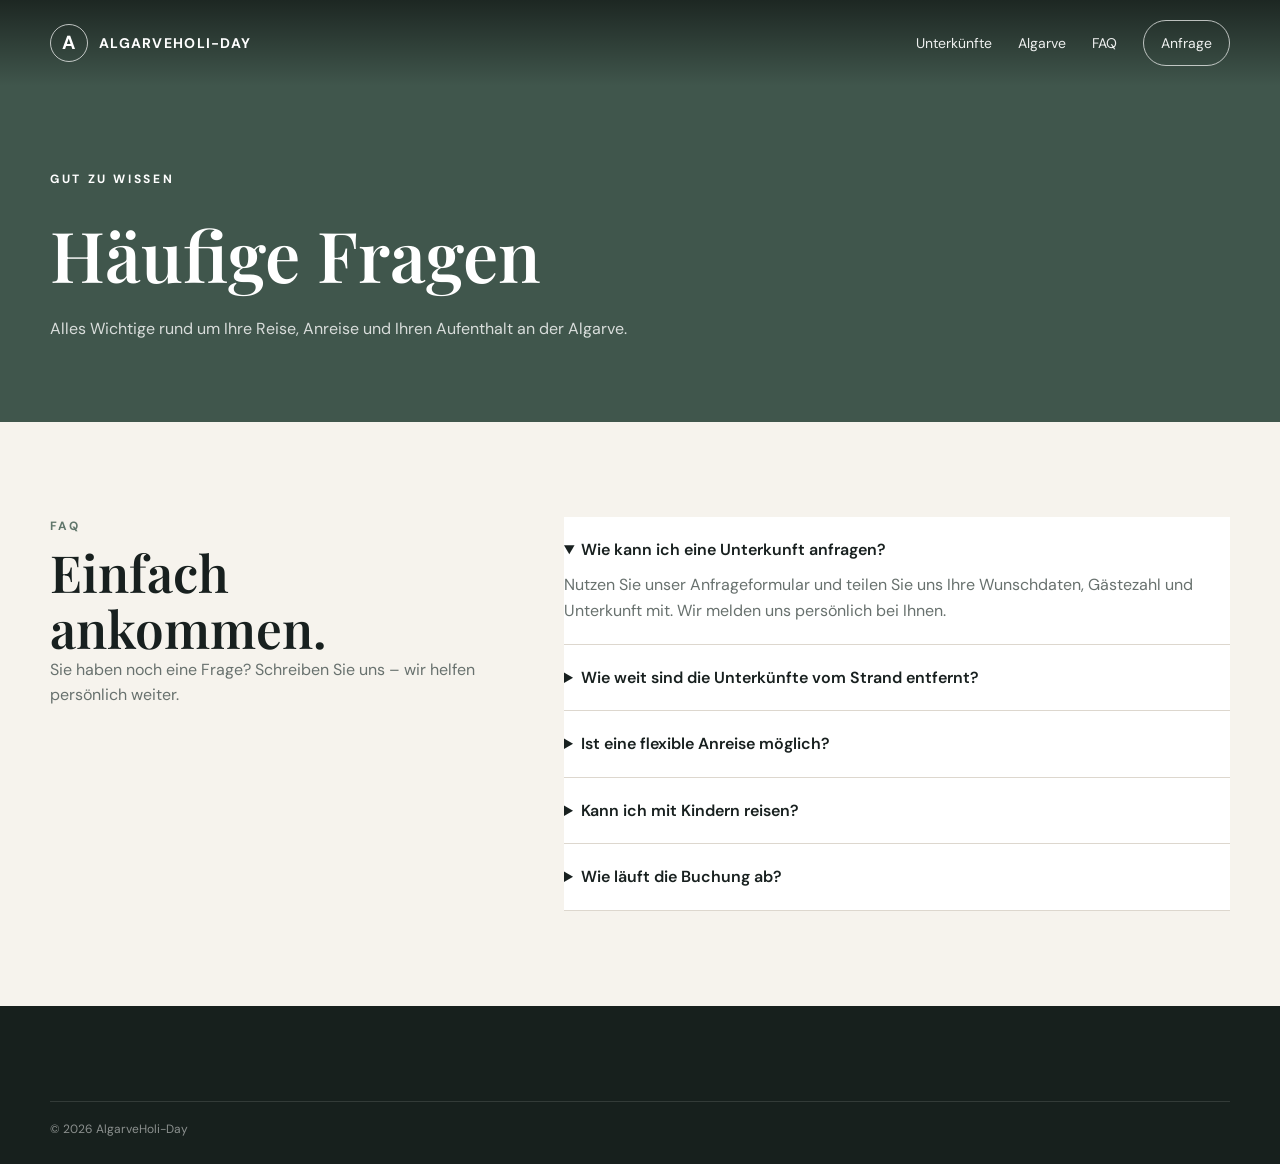
<file: HTML/faq-modern.html>
<!doctype html><html lang="de"><head><meta charset="utf-8"><meta name="viewport" content="width=device-width,initial-scale=1"><title>FAQ · AlgarveHoli-Day</title><link rel="stylesheet" href="../css/modern.css"></head><body><header class="site-header"><div class="container navbar"><a class="brand" href="index-modern.html"><b class="brand-mark">A</b><span>ALGARVEHOLI-DAY</span></a><button class="menu-btn">☰</button><nav class="nav"><a href="index-modern.html#unterkuenfte">Unterkünfte</a><a href="index-modern.html#algarve">Algarve</a><a href="faq-modern.html">FAQ</a><a class="nav-cta" href="kontakt-modern.html">Anfrage</a></nav></div></header><div class="page-hero"><div class="container"><div class="eyebrow">Gut zu wissen</div><h1>Häufige Fragen</h1><p>Alles Wichtige rund um Ihre Reise, Anreise und Ihren Aufenthalt an der Algarve.</p></div></div><main class="section"><div class="container faq"><div><div class="section-kicker">FAQ</div><h2>Einfach ankommen.</h2><p class="section-intro">Sie haben noch eine Frage? Schreiben Sie uns – wir helfen persönlich weiter.</p></div><div class="faq-list"><details open><summary>Wie kann ich eine Unterkunft anfragen?</summary><p>Nutzen Sie unser Anfrageformular und teilen Sie uns Ihre Wunschdaten, Gästezahl und Unterkunft mit. Wir melden uns persönlich bei Ihnen.</p></details><details><summary>Wie weit sind die Unterkünfte vom Strand entfernt?</summary><p>Das hängt von der jeweiligen Unterkunft ab. In der Beschreibung der Unterkunft finden Sie die wichtigsten Lageinformationen.</p></details><details><summary>Ist eine flexible Anreise möglich?</summary><p>Je nach Unterkunft und Verfügbarkeit können wir flexible An- und Abreisezeiten ermöglichen.</p></details><details><summary>Kann ich mit Kindern reisen?</summary><p>Ja. Die familienfreundlichen Unterkünfte sind entsprechend ausgewählt. Schreiben Sie uns bei besonderen Wünschen einfach vorab.</p></details><details><summary>Wie läuft die Buchung ab?</summary><p>Nach Ihrer Anfrage prüfen wir die Verfügbarkeit und besprechen alle Details direkt mit Ihnen, bevor etwas verbindlich wird.</p></details></div></div></main><footer class="footer"><div class="container copyright">© 2026 AlgarveHoli-Day</div></footer><script src="../js/modern.js"></script></body></html>
</file>
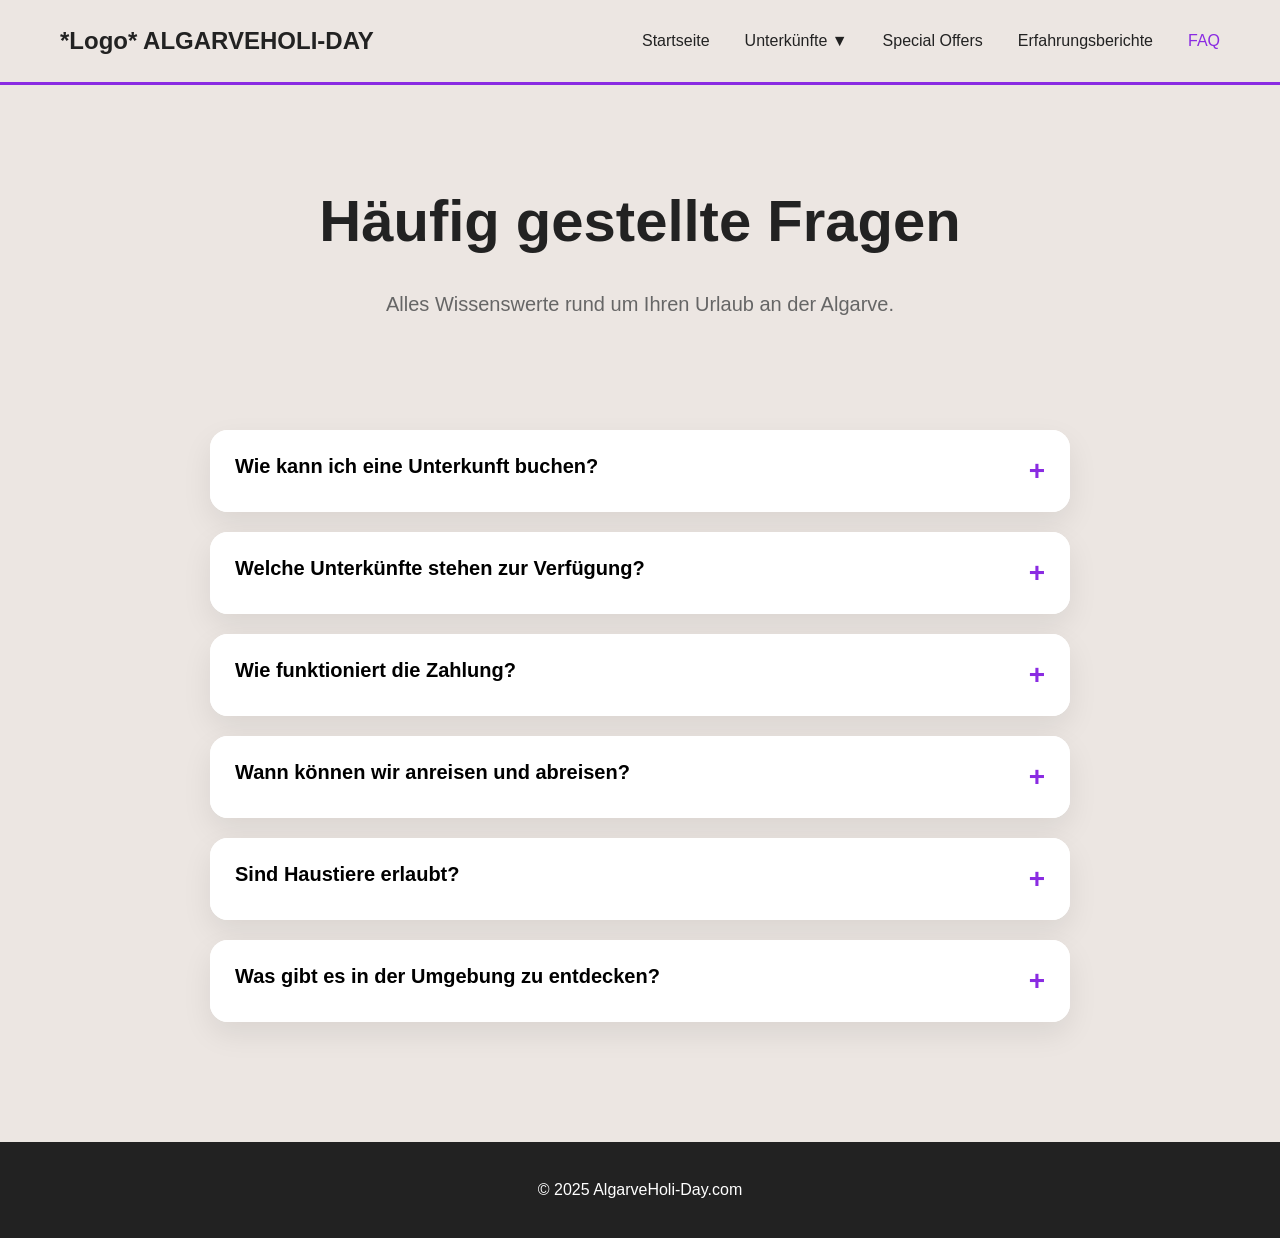
<file: HTML/faq.html>
<!DOCTYPE html>
<html lang="de">

<head>

    <meta charset="UTF-8">
    <meta name="viewport" content="width=device-width, initial-scale=1.0">

    <title>FAQ | AlgarveHoli-Day</title>

    <link rel="stylesheet" href="../css/faq.css">

</head>


<body>


<header>

    <div class="logo">
        <a href="index.html">*Logo* ALGARVEHOLI-DAY</a>
    </div>


    <nav>

        <a href="index.html">Startseite</a>


        <div class="dropdown">

            <a href="holidu.html" class="dropbtn">
                Unterkünfte ▼
            </a>


            <div class="dropdown-content">

                <a href="meldeflor.html">Mel de Flor</a>
                <a href="abelha.html">Abelha</a>
                <a href="villa-maria.html">Villa Maria</a>
                <a href="cabanna.html">Cabanna</a>

            </div>

        </div>


        <a href="special-offers.html">
            Special Offers
        </a>


        <a href="erfahrungsberichte.html">
            Erfahrungsberichte
        </a>


        <a href="faq.html" class="active">
            FAQ
        </a>


    </nav>


</header>



<section class="hero">


    <h1>
        Häufig gestellte Fragen
    </h1>


    <p>
        Alles Wissenswerte rund um Ihren Urlaub an der Algarve.
    </p>


</section>




<section class="faq-container">



    <div class="faq-card">


        <button class="question">

            Wie kann ich eine Unterkunft buchen?

            <span>+</span>

        </button>


        <div class="answer">

            <p>
                Sie können Ihre Wunschunterkunft direkt über unser Kontaktformular,
                per E-Mail oder telefonisch anfragen.
                Wir melden uns schnellstmöglich mit allen Informationen.

            </p>

        </div>


    </div>




    <div class="faq-card">


        <button class="question">

            Welche Unterkünfte stehen zur Verfügung?

            <span>+</span>

        </button>


        <div class="answer">

            <p>
                Wir bieten verschiedene Ferienhäuser und Villen an,
                darunter Villa Maria, Cabanna, Seevilla und unser Luxus Haus.

            </p>

        </div>


    </div>





    <div class="faq-card">


        <button class="question">

            Wie funktioniert die Zahlung?

            <span>+</span>

        </button>


        <div class="answer">

            <p>
                Nach der Buchungsbestätigung erhalten Sie alle Informationen
                zur Anzahlung und Restzahlung.

            </p>

        </div>


    </div>





    <div class="faq-card">


        <button class="question">

            Wann können wir anreisen und abreisen?

            <span>+</span>

        </button>


        <div class="answer">

            <p>
                Die genaue Anreise- und Abreisezeit wird individuell mit Ihnen abgestimmt.

            </p>

        </div>


    </div>






    <div class="faq-card">


        <button class="question">

            Sind Haustiere erlaubt?

            <span>+</span>

        </button>


        <div class="answer">

            <p>
                Bitte fragen Sie uns vor der Buchung.
                Je nach Unterkunft können Haustiere eventuell erlaubt sein.

            </p>

        </div>


    </div>




    <div class="faq-card">


        <button class="question">

            Was gibt es in der Umgebung zu entdecken?

            <span>+</span>

        </button>


        <div class="answer">

            <p>
                Die Algarve bietet wunderschöne Strände,
                Golfplätze, Restaurants, Naturparks und viele Ausflugsziele.

            </p>

        </div>


    </div>



</section>




<footer>

    <p>
        © 2025 AlgarveHoli-Day.com
    </p>

</footer>



<script src="../js/faq.js"></script>


</body>

</html>
</file>
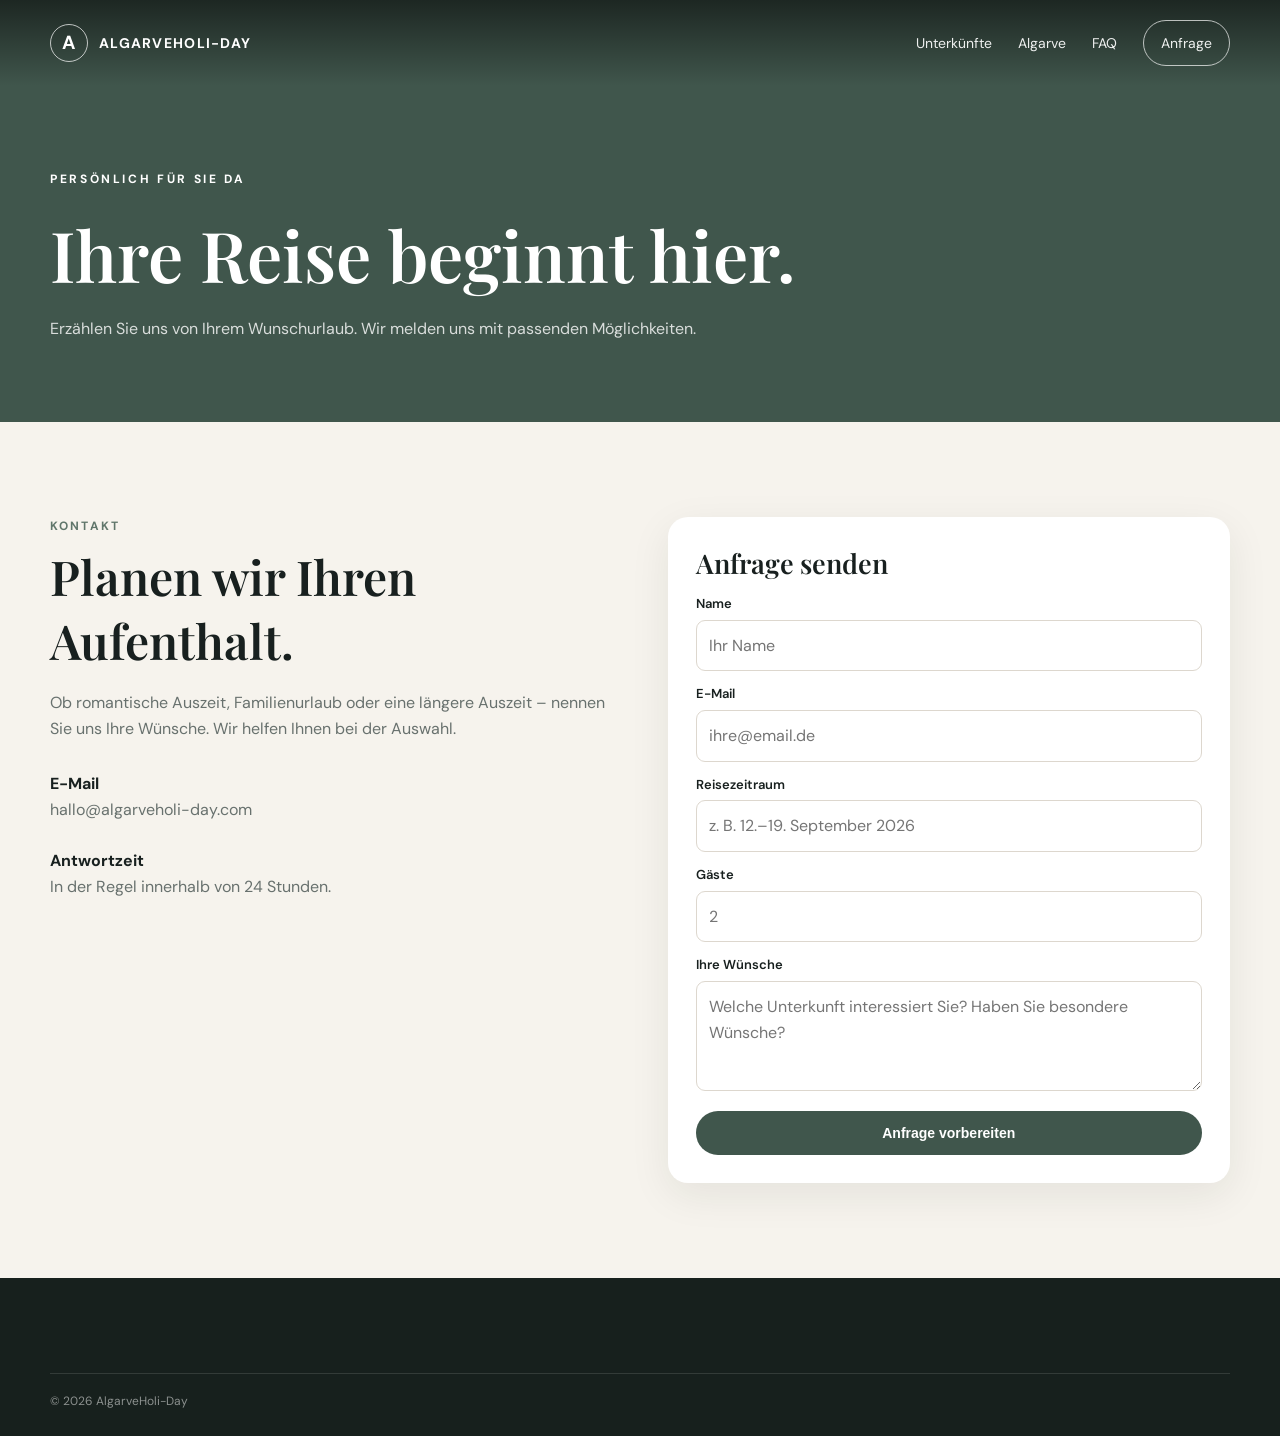
<file: HTML/kontakt-modern.html>
<!doctype html><html lang="de"><head><meta charset="utf-8"><meta name="viewport" content="width=device-width,initial-scale=1"><title>Kontakt · AlgarveHoli-Day</title><link rel="stylesheet" href="../css/modern.css"></head><body><header class="site-header"><div class="container navbar"><a class="brand" href="index-modern.html"><b class="brand-mark">A</b><span>ALGARVEHOLI-DAY</span></a><button class="menu-btn">☰</button><nav class="nav"><a href="index-modern.html#unterkuenfte">Unterkünfte</a><a href="index-modern.html#algarve">Algarve</a><a href="faq-modern.html">FAQ</a><a class="nav-cta" href="kontakt-modern.html">Anfrage</a></nav></div></header><div class="page-hero"><div class="container"><div class="eyebrow">Persönlich für Sie da</div><h1>Ihre Reise beginnt hier.</h1><p>Erzählen Sie uns von Ihrem Wunschurlaub. Wir melden uns mit passenden Möglichkeiten.</p></div></div><main class="section"><div class="container contact-grid"><div><div class="section-kicker">Kontakt</div><h2 style="font:600 48px 'Playfair Display',serif">Planen wir Ihren Aufenthalt.</h2><p class="section-intro" style="margin-top:18px">Ob romantische Auszeit, Familienurlaub oder eine längere Auszeit – nennen Sie uns Ihre Wünsche. Wir helfen Ihnen bei der Auswahl.</p><div style="margin-top:30px"><strong>E-Mail</strong><p style="color:var(--muted)">hallo@algarveholi-day.com</p><br><strong>Antwortzeit</strong><p style="color:var(--muted)">In der Regel innerhalb von 24 Stunden.</p></div></div><form class="booking" action="mailto:hallo@algarveholi-day.com" method="post" enctype="text/plain"><h3>Anfrage senden</h3><label for="name">Name</label><input id="name" name="Name" required placeholder="Ihr Name"><label for="email">E-Mail</label><input id="email" type="email" name="E-Mail" required placeholder="ihre@email.de"><label for="dates">Reisezeitraum</label><input id="dates" name="Reisezeitraum" placeholder="z. B. 12.–19. September 2026"><label for="guests">Gäste</label><input id="guests" name="Gäste" type="number" min="1" placeholder="2"><label for="message">Ihre Wünsche</label><textarea id="message" name="Nachricht" placeholder="Welche Unterkunft interessiert Sie? Haben Sie besondere Wünsche?"></textarea><button class="btn btn-dark" type="submit">Anfrage vorbereiten</button></form></div></main><footer class="footer"><div class="container copyright">© 2026 AlgarveHoli-Day</div></footer><script src="../js/modern.js"></script></body></html>
</file>
<file: css/modern.css>
@import url('https://fonts.googleapis.com/css2?family=DM+Sans:wght@400;500;600;700&family=Playfair+Display:wght@500;600;700&display=swap');

:root{--ink:#18201f;--muted:#68716e;--cream:#f6f3ed;--sand:#e8dfd2;--sage:#60766b;--sage-dark:#40564c;--white:#fff;--line:#ddd7ce;--max:1180px}
*{box-sizing:border-box;margin:0;padding:0}
html{scroll-behavior:smooth}
body{font-family:'DM Sans',sans-serif;color:var(--ink);background:var(--cream);line-height:1.6}
a{color:inherit;text-decoration:none}.container{width:min(var(--max),calc(100% - 40px));margin:auto}
.site-header{position:absolute;top:0;left:0;right:0;z-index:20;color:#fff;background:linear-gradient(180deg,rgba(0,0,0,.55),transparent)}
.navbar{min-height:86px;display:flex;align-items:center;justify-content:space-between;gap:25px}.brand{display:flex;align-items:center;gap:11px;font-weight:700;letter-spacing:.08em}.brand-mark{width:38px;height:38px;border:1px solid rgba(255,255,255,.7);border-radius:50%;display:grid;place-items:center;font-size:19px}.brand span{font-size:14px}.nav{display:flex;align-items:center;gap:26px;font-size:14px}.nav a{opacity:.92}.nav a:hover{opacity:1}.nav-cta{padding:11px 17px;border:1px solid rgba(255,255,255,.75);border-radius:30px}.menu-btn{display:none;background:none;border:0;color:#fff;font-size:26px}
.hero{min-height:720px;display:grid;place-items:center;position:relative;background:linear-gradient(90deg,rgba(17,28,25,.62),rgba(17,28,25,.15)),url('https://images.unsplash.com/photo-1548013146-72479768bada?auto=format&fit=crop&w=2000&q=85') center/cover}.hero-inner{padding-top:70px;color:#fff;max-width:820px;margin-left:0}.eyebrow{text-transform:uppercase;letter-spacing:.22em;font-size:12px;font-weight:700;margin-bottom:18px}.hero h1{font:600 clamp(48px,7vw,88px)/1.03 'Playfair Display',serif;margin-bottom:22px}.hero p{font-size:19px;max-width:650px;color:rgba(255,255,255,.9)}.hero-actions{display:flex;gap:12px;margin-top:32px;flex-wrap:wrap}.btn{display:inline-flex;align-items:center;justify-content:center;padding:13px 20px;border-radius:30px;font-weight:600;font-size:14px;border:1px solid transparent}.btn-light{background:#fff;color:var(--ink)}.btn-outline{border-color:rgba(255,255,255,.8);color:#fff}.btn-dark{background:var(--sage-dark);color:#fff}
.section{padding:95px 0}.section-head{display:flex;justify-content:space-between;gap:30px;align-items:end;margin-bottom:40px}.section-kicker{color:var(--sage);font-size:12px;font-weight:700;letter-spacing:.18em;text-transform:uppercase}.section h2{font:600 clamp(34px,4vw,52px)/1.1 'Playfair Display',serif;margin-top:8px}.section-intro{color:var(--muted);max-width:560px}.link{font-weight:700;color:var(--sage-dark);white-space:nowrap}
.stays{display:grid;grid-template-columns:repeat(2,1fr);gap:24px}.stay{background:#fff;border-radius:20px;overflow:hidden;box-shadow:0 12px 40px rgba(30,35,30,.07)}.stay-img{height:340px;overflow:hidden}.stay-img img{width:100%;height:100%;object-fit:cover;transition:transform .5s}.stay:hover img{transform:scale(1.04)}.stay-body{padding:24px}.stay-top{display:flex;justify-content:space-between;gap:15px}.stay h3{font:600 30px 'Playfair Display',serif}.tag{font-size:11px;text-transform:uppercase;letter-spacing:.12em;color:var(--sage);font-weight:700}.stay p{color:var(--muted);margin:7px 0 17px}.meta{display:flex;gap:18px;flex-wrap:wrap;color:#505b56;font-size:13px}.meta span{display:inline-flex;gap:6px}
.split{display:grid;grid-template-columns:1.1fr .9fr;gap:70px;align-items:center}.split-img{height:560px;border-radius:22px;overflow:hidden}.split-img img{width:100%;height:100%;object-fit:cover}.split-copy p{color:var(--muted);margin:18px 0}.features{display:grid;grid-template-columns:1fr 1fr;gap:20px;margin:28px 0}.feature strong{display:block}.feature span{color:var(--muted);font-size:14px}
.banner{padding:85px 0;background:var(--sage-dark);color:#fff}.banner-inner{display:flex;justify-content:space-between;align-items:center;gap:35px}.banner h2{font:600 clamp(34px,4vw,52px) 'Playfair Display',serif}.banner p{color:rgba(255,255,255,.78);max-width:520px;margin-top:10px}
.reviews{display:grid;grid-template-columns:repeat(3,1fr);gap:20px}.review{background:#fff;padding:28px;border-radius:18px}.stars{letter-spacing:3px;color:#a77b36}.review p{margin:15px 0;color:#4d5753}.review small{color:var(--muted)}
.faq{display:grid;grid-template-columns:.8fr 1.2fr;gap:70px}.faq-list details{background:#fff;border-bottom:1px solid var(--line);padding:20px 0}.faq-list summary{cursor:pointer;font-weight:600}.faq-list p{color:var(--muted);padding-top:10px}
.footer{background:#17201d;color:#fff;padding:55px 0 25px}.footer-grid{display:grid;grid-template-columns:1.5fr 1fr 1fr;gap:45px}.footer p,.footer a{color:rgba(255,255,255,.68);font-size:14px}.footer h4{margin-bottom:12px}.footer-links{display:grid;gap:7px}.copyright{border-top:1px solid rgba(255,255,255,.12);margin-top:40px;padding-top:18px;font-size:12px;color:rgba(255,255,255,.5)}
.page-hero{padding:170px 0 80px;background:var(--sage-dark);color:#fff}.page-hero h1{font:600 clamp(44px,6vw,70px) 'Playfair Display',serif}.page-hero p{max-width:650px;color:rgba(255,255,255,.8);margin-top:15px}
.property{padding:55px 0 95px}.gallery{display:grid;grid-template-columns:1.5fr 1fr;gap:10px;height:560px}.gallery img{width:100%;height:100%;object-fit:cover;border-radius:12px}.gallery-side{display:grid;grid-template-rows:1fr 1fr;gap:10px}.property-grid{display:grid;grid-template-columns:1.2fr .8fr;gap:60px;margin-top:45px}.property h2{font:600 44px 'Playfair Display',serif}.property-copy p{color:var(--muted);margin:16px 0}.booking{background:#fff;border-radius:20px;padding:28px;box-shadow:0 12px 40px rgba(30,35,30,.08);height:max-content}.booking h3{font:600 27px 'Playfair Display',serif;margin-bottom:10px}.booking label{display:block;font-size:13px;font-weight:600;margin:13px 0 5px}.booking input,.booking textarea{width:100%;padding:12px;border:1px solid var(--line);border-radius:9px;font:inherit}.booking textarea{min-height:110px;resize:vertical}.booking .btn{width:100%;margin-top:12px}
.contact-grid{display:grid;grid-template-columns:1fr 1fr;gap:55px}.contact-card{background:#fff;border-radius:20px;padding:32px}.contact-card h2{font:600 38px 'Playfair Display',serif;margin-bottom:15px}.contact-card p{color:var(--muted)}
@media(max-width:850px){.nav{display:none}.menu-btn{display:block}.navbar.menu-open .nav{display:flex;position:absolute;top:75px;left:20px;right:20px;background:#17201d;padding:20px;border-radius:14px;flex-direction:column;align-items:flex-start}.hero{min-height:650px}.section-head,.banner-inner{align-items:flex-start;flex-direction:column}.stays,.reviews,.split,.faq,.property-grid,.contact-grid{grid-template-columns:1fr}.split-img{height:380px}.gallery{height:auto;grid-template-columns:1fr}.gallery-side{grid-template-columns:1fr 1fr;grid-template-rows:220px}.footer-grid{grid-template-columns:1fr}.section{padding:70px 0}}
@media(max-width:560px){.container{width:min(100% - 28px,var(--max))}.hero h1{font-size:50px}.hero p{font-size:16px}.stay-img{height:260px}.features{grid-template-columns:1fr}.page-hero{padding-top:135px}.gallery-side{grid-template-columns:1fr}.gallery-side img{height:220px}.property h2{font-size:36px}}
</file>
<file: css/faq.css>
*{

    margin:0;
    padding:0;
    box-sizing:border-box;

}


body{

    font-family:Arial, Helvetica, sans-serif;
    background:#ece6e2;
    color:#222;
    line-height:1.6;

}



header{

    display:flex;
    justify-content:space-between;
    align-items:center;
    padding:22px 60px;
    background:#ece6e2;
    border-bottom:3px solid #8a2be2;

}



.logo a{

    text-decoration:none;
    color:#222;
    font-size:24px;
    font-weight:bold;

}



nav{

    display:flex;
    gap:35px;

}


nav a{

    text-decoration:none;
    color:#222;

}


nav a:hover,
nav a.active{

    color:#8a2be2;

}



.dropdown{

    position:relative;

}


.dropbtn{

    background:none;
    border:none;
    font-size:16px;
    cursor:pointer;

}


.dropdown-content{

    display:none;
    position:absolute;
    background:white;
    width:220px;
    border-radius:12px;
    box-shadow:0 10px 30px rgba(0,0,0,.15);

}


.dropdown-content a{

    display:block;
    padding:15px;

}


.dropdown:hover .dropdown-content{

    display:block;

}



/* Hero */


.hero{

    text-align:center;
    padding:90px 20px;

}


.hero h1{

    font-size:58px;
    margin-bottom:20px;

}


.hero p{

    font-size:20px;
    color:#666;

}




/* FAQ */


.faq-container{

    max-width:900px;
    margin:auto;
    padding:20px;

}



.faq-card{

    background:white;
    border-radius:18px;
    margin-bottom:20px;
    box-shadow:0 12px 30px rgba(0,0,0,.08);
    overflow:hidden;

}



.question{

    width:100%;
    padding:25px;
    border:none;
    background:white;
    font-size:20px;
    font-weight:bold;
    display:flex;
    justify-content:space-between;
    cursor:pointer;

}



.question span{

    color:#8a2be2;
    font-size:28px;

}



.answer{

    max-height:0;
    overflow:hidden;
    transition:.4s;
    padding:0 25px;

}



.answer p{

    padding-bottom:25px;
    color:#555;

}



.faq-card.active .answer{

    max-height:200px;

}



footer{

    margin-top:80px;
    background:#222;
    color:white;
    text-align:center;
    padding:35px;

}



@media(max-width:900px){


    header{

        flex-direction:column;
        gap:20px;

    }


    .hero h1{

        font-size:40px;

    }


    nav{

        flex-wrap:wrap;
        justify-content:center;

    }


}
</file>
